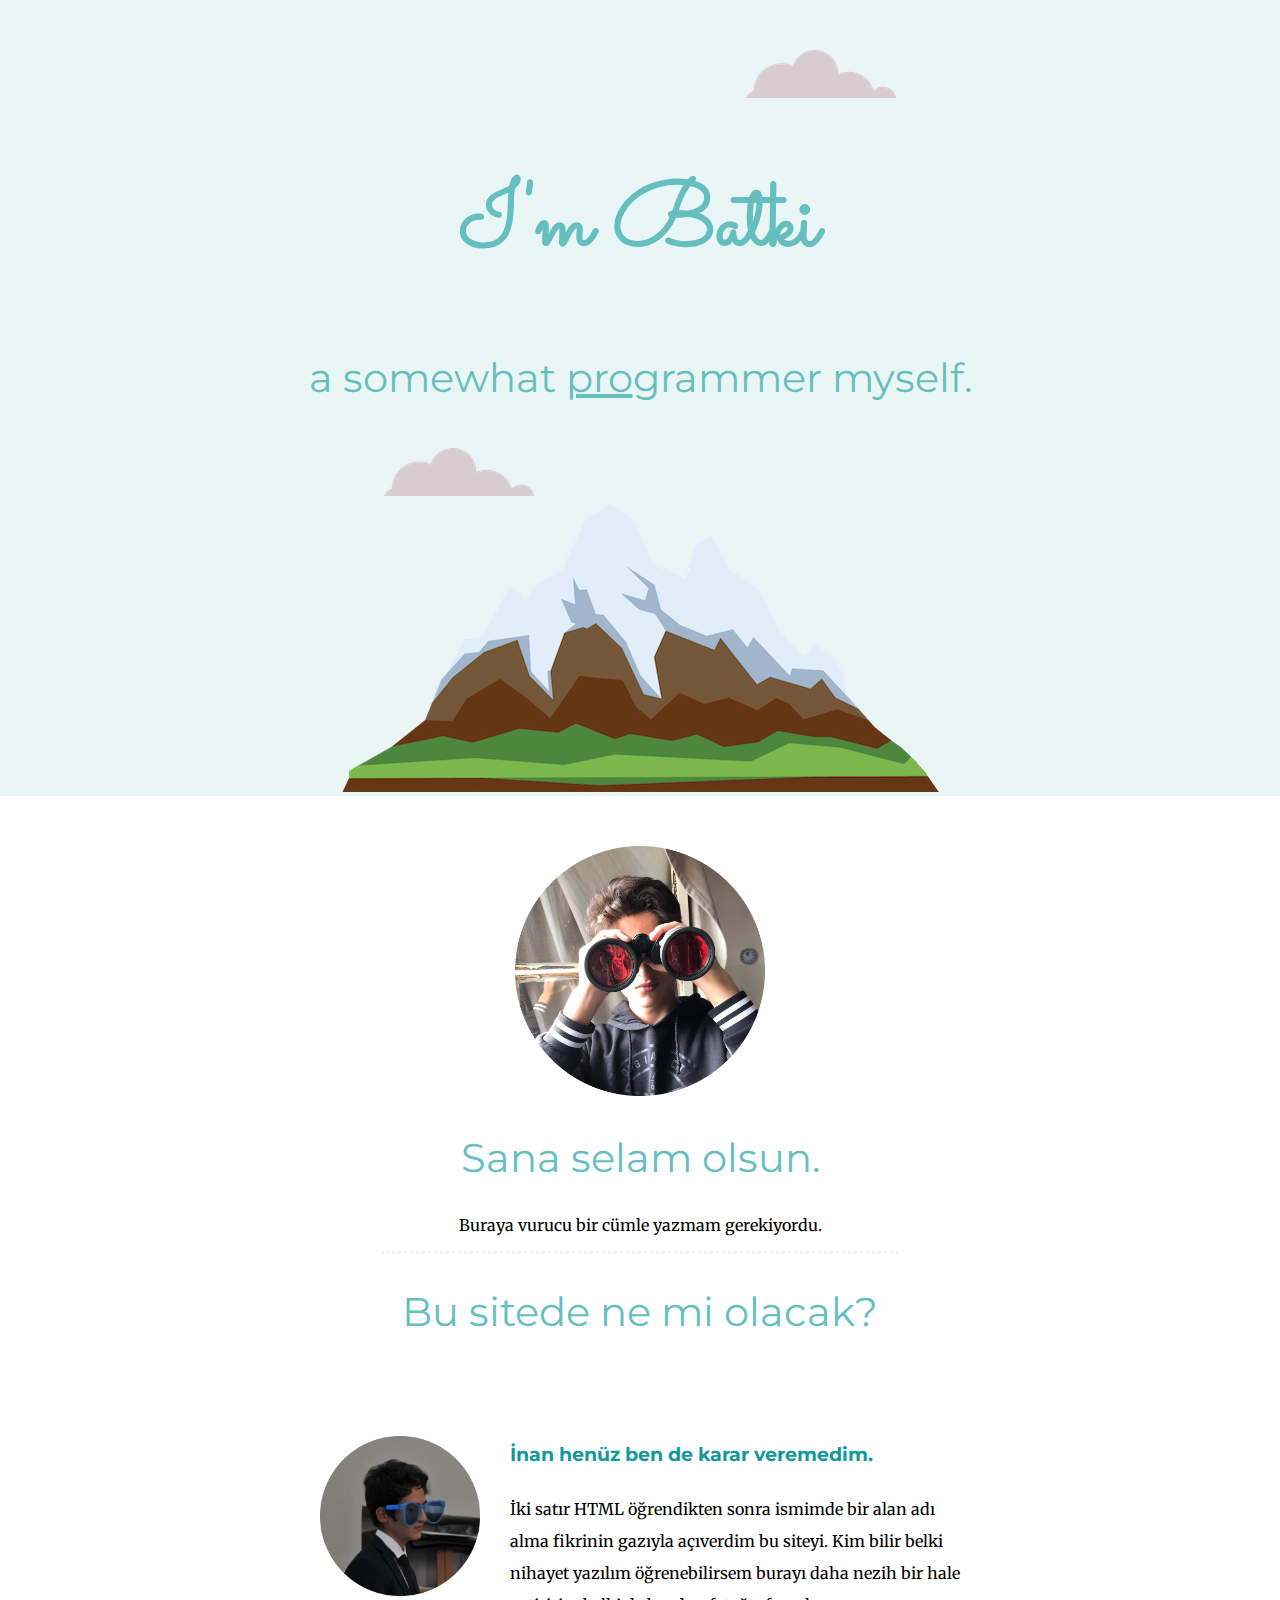
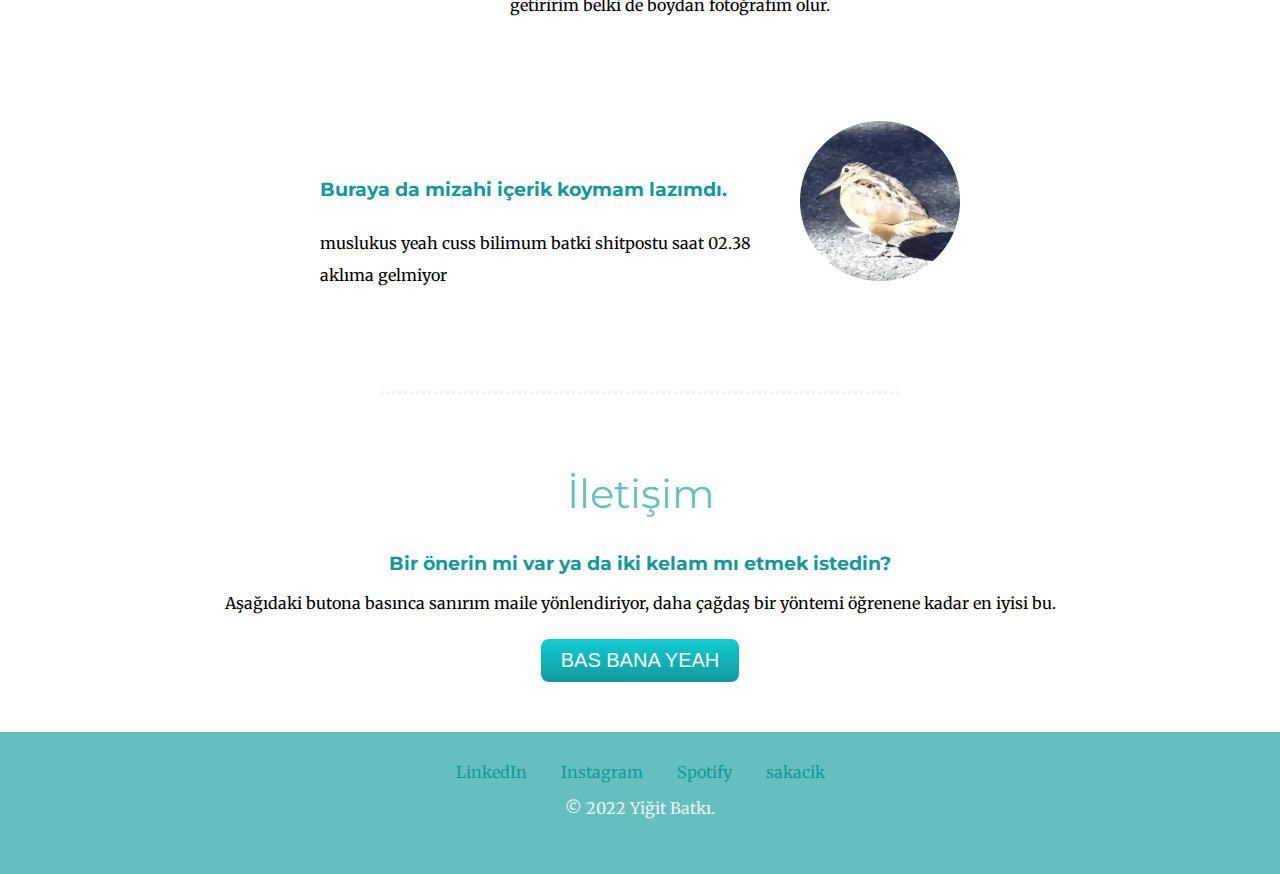
<file: index.html>
<!DOCTYPE html>
<html lang="en" dir="ltr">
  <head>
    <meta charset="utf-8">
    <title>Yigit Batki</title>
    <link rel="stylesheet" href="css/styles.css">
    <link rel="icon" href="css/favicon.ico">
    <link rel="preconnect" href="https://fonts.googleapis.com">
    <link rel="preconnect" href="https://fonts.gstatic.com" crossorigin>
    <link href="https://fonts.googleapis.com/css2?family=Merriweather&family=Montserrat&family=Sacramento&display=swap" rel="stylesheet">
  </head>
  <body>

    <div class="top">

      <img class="top-cloud" src="css/cloud.png" alt="cloud image">
      <h1>I'm Batki</h1>
      <h2>a somewhat <u>pro</u>grammer myself.</h2>
      <img class="bottom-cloud" src="css/cloud.png" alt="cloud image">
      <img src="css/mountain.png" alt="mountain image">



    </div>

    <div class="middle">
      <div class="profile">
        <img class="boydan" src="css/IMG-20191028-WA0024-modified (1).png" alt="">
        <h2>Sana selam olsun.</h2>
        <p>Buraya vurucu bir cümle yazmam gerekiyordu.</p>
      </div>
      <hr>
      <div class="skills">
        <h2>Bu sitede ne mi olacak?</h2>
        <div class="skill-row">
          <img class="owyeah1" src="css/gozlukluben.png" alt="cu">
          <h3>İnan henüz ben de karar veremedim.</h3>
          <p class="anam">İki satır HTML öğrendikten sonra ismimde bir alan adı alma fikrinin gazıyla açıverdim bu siteyi. Kim bilir belki nihayet yazılım öğrenebilirsem burayı daha nezih bir hale getiririm belki de boydan fotoğrafım olur.</p>
        </div>
        <div class="skill-row">
          <a href="https://www.youtube.com/watch?v=3mDclQxRtLE&ab_channel=%C3%87ocukD%C3%BCnyas%C4%B1BabyKidsTv"><img class="owyeah2" src="css/kus.png" alt="cu"></a> 
          <h3>Buraya da mizahi içerik koymam lazımdı.</h3>
          <p>muslukus yeah cuss bilimum batki shitpostu saat 02.38 aklıma gelmiyor</p>
        </div>
      </div>
      <hr class="noshit">
      <div class="contact-me">
        <h2>İletişim</h2>
        <h3>Bir önerin mi var ya da iki kelam mı etmek istedin?</h3>
        <p>Aşağıdaki butona basınca sanırım maile yönlendiriyor, daha çağdaş bir yöntemi öğrenene kadar en iyisi bu.</p>
        <a class="btn" href="mailto:batkiyigit@gmail.com">BAS BANA YEAH</a>
      </div>
    </div>


    <div class="bottom">
      <a class="footer-link" href="https://www.linkedin.com/in/yi%C4%9Fit-batki-5a5283225">LinkedIn</a>
      <a class="footer-link" href="https://www.instagram.com/yigitbatki/"> Instagram </a>
      <a class="footer-link" href="https://open.spotify.com/user/6og4l0wnc0eki20viayvr64je?si=1b2f23d06a2142ad"> Spotify </a>
      <a class="footer-link" href="https://tr.wikipedia.org/wiki/Bak%C4%B1r">sakacik</a>
      <p class="credits">© 2022 Yiğit Batkı.</p>
    </div>


  </body>
</html>
</file>
<file: css/styles.css>
body {
  text-align: center;
  font-family:'Merriweather', serif;
  margin: 0;
  margin-bottom: 0
}

/*
16px = 1em = 100%
562 = 90/16
*/

h1 {
  margin: 50 auto 0 auto;
  font-family: 'Sacramento', cursive;
  font-size: 5.625rem;
  color: #66BFBF;

}


h2 {
  font-family: 'Montserrat', sans-serif;
  font-size: 2.5rem;
  color: #66BFBF;
  font-weight: normal;
}

h3 {
  font-family: 'Montserrat', sans-serif;
  color: #11999E;
}

a {
  color: #11999E;
  text-decoration: none;
  margin: 10px 15px;
}

hr {
  color: #EAF6F6;
  width: 40%;
  border-style: dotted;
  border-top-style: none;
  border-width: 3px;
   }


.top {
  background-color: #EAF6F6;
  margin-top: 0;
  margin-left: 0;
  margin-right: 0;
  position: relative;
  padding-top: 100px;
}


.middle {
  padding-top: 50;
  padding-bottom: 200;
}

.bottom {
  background-color: #66BFBF;
  padding-top: 30px;
  padding-bottom: 40px

}

.bottom-cloud {
  position: absolute;
  left: 30%;
  bottom: 300px;
}

.top-cloud {
  position: absolute;
  right: 30%;
  top: 50px;
}

.boydan {
  padding-top: 50px;
  height:250px;
  width: 250px;
}

.btn {
  background: #11cdd4;
  background-image: -webkit-linear-gradient(top, #11cdd4,  #11999e);
  background-image: -moz-linear-gradient(top, #11cdd4,  #11999e);
  background-image: -ms-linear-gradient(top, #11cdd4,  #11999e);
  background-image: -o-linear-gradient(top, #11cdd4,  #11999e);
  background-image: linear-gradient(to bottom, #11cdd4,  #11999e);
  -webkit-border-radius: 8;
  -moz-border-radius: 8;
  border-radius: 8px;
  font-family: Arial;
  color: #ffffff;
  font-size: 20px;
  padding: 10px 20px 10px 20px;
  text-decoration: none;
  display: inline-block;
  margin-bottom: 50px
}

.btn:hover {
  background: #30e3cb;
  background-image: -webkit-linear-gradient(top, #30e3cb, #2bc4ad);
  background-image: -moz-linear-gradient(top, #30e3cb, #2bc4ad);
  background-image: -ms-linear-gradient(top, #30e3cb, #2bc4ad);
  background-image: -o-linear-gradient(top, #30e3cb, #2bc4ad);
  background-image: linear-gradient(to bottom, #30e3cb, #2bc4ad);
  text-decoration: none;
}

.skill-row {
  width: 50%;
  margin: 100px auto;
  text-align: left;
  line-height: 2;
}

.owyeah1 {
  width: 25%;
  float: left;
  margin-right: 30px
}

.owyeah2 {
  width: 25%;
  float: right;
  margin-left: 30px;
  margin-bottom: 33px
}

.noshit{
  clear: right;
  margin-bottom: 75px;
}

.footer-link {
  color: #11999E;
}

.credits {
  color: #EAF6F6
}
</file>
